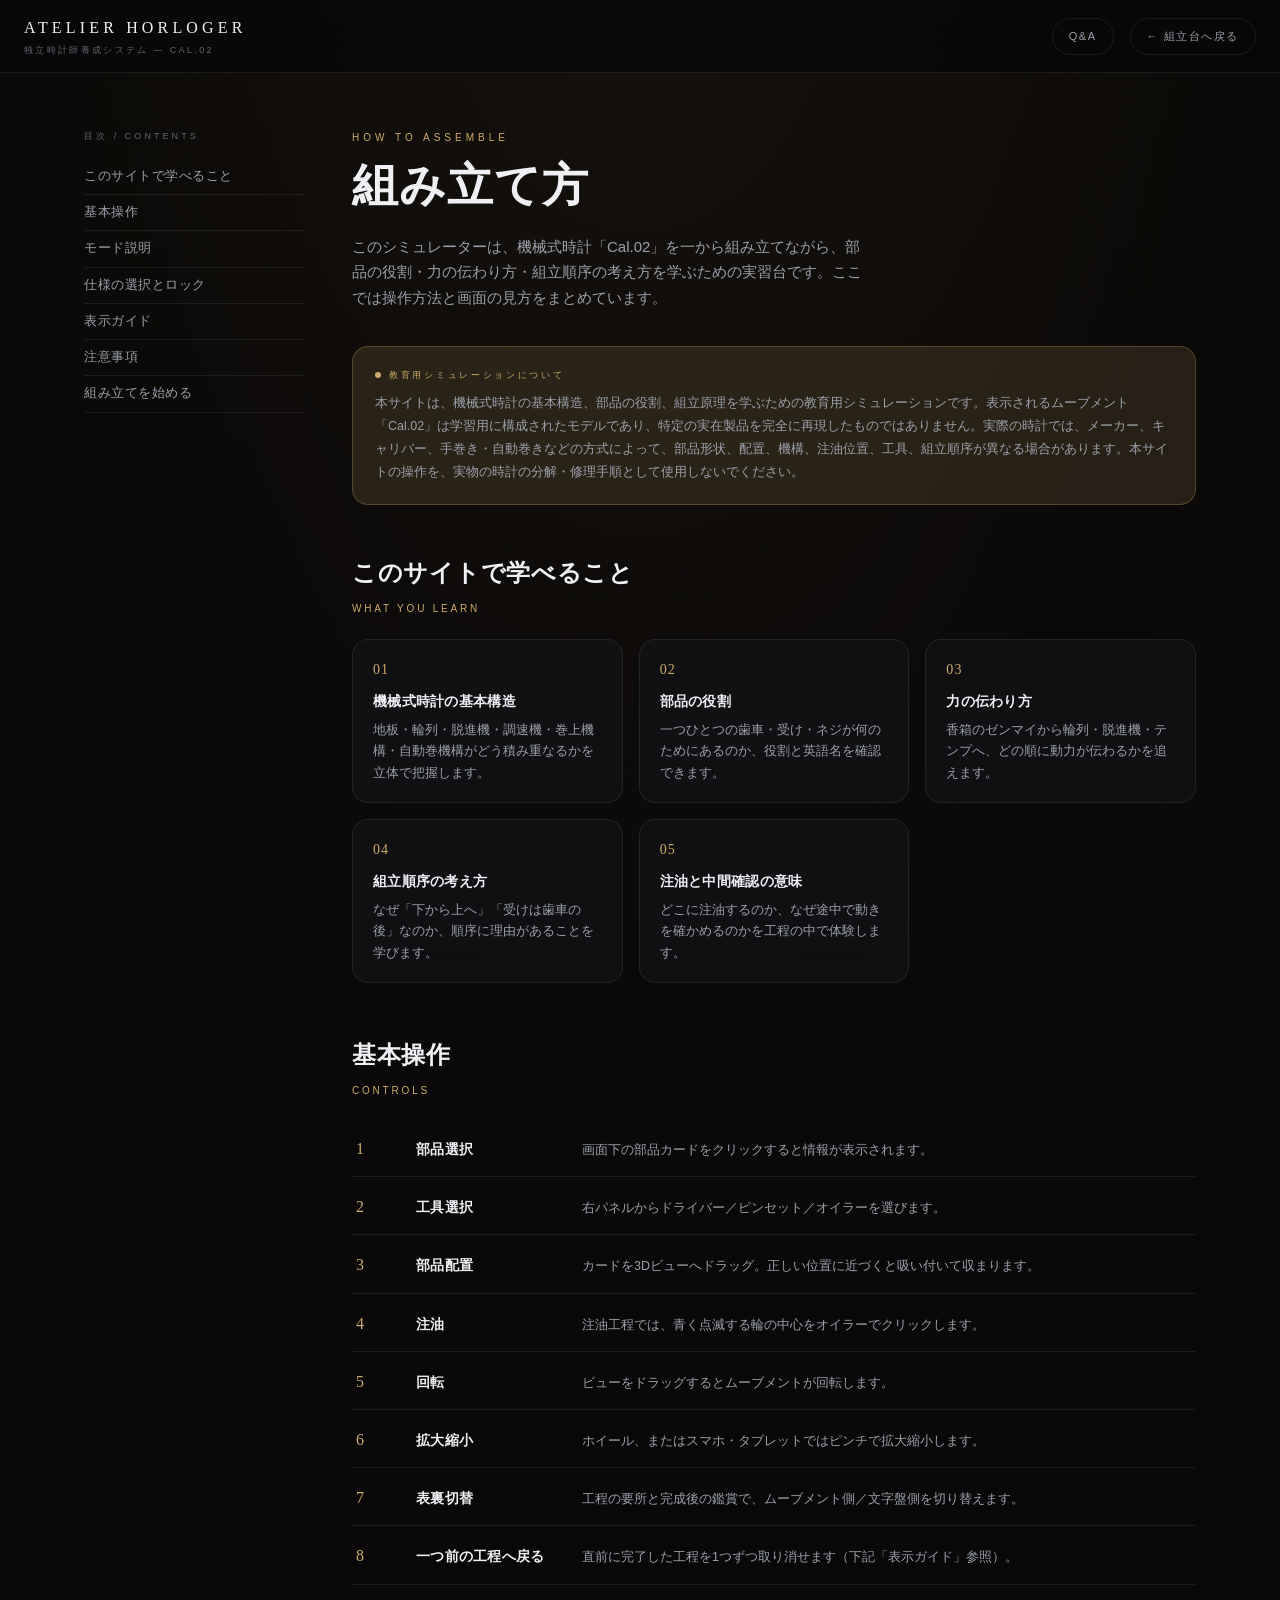
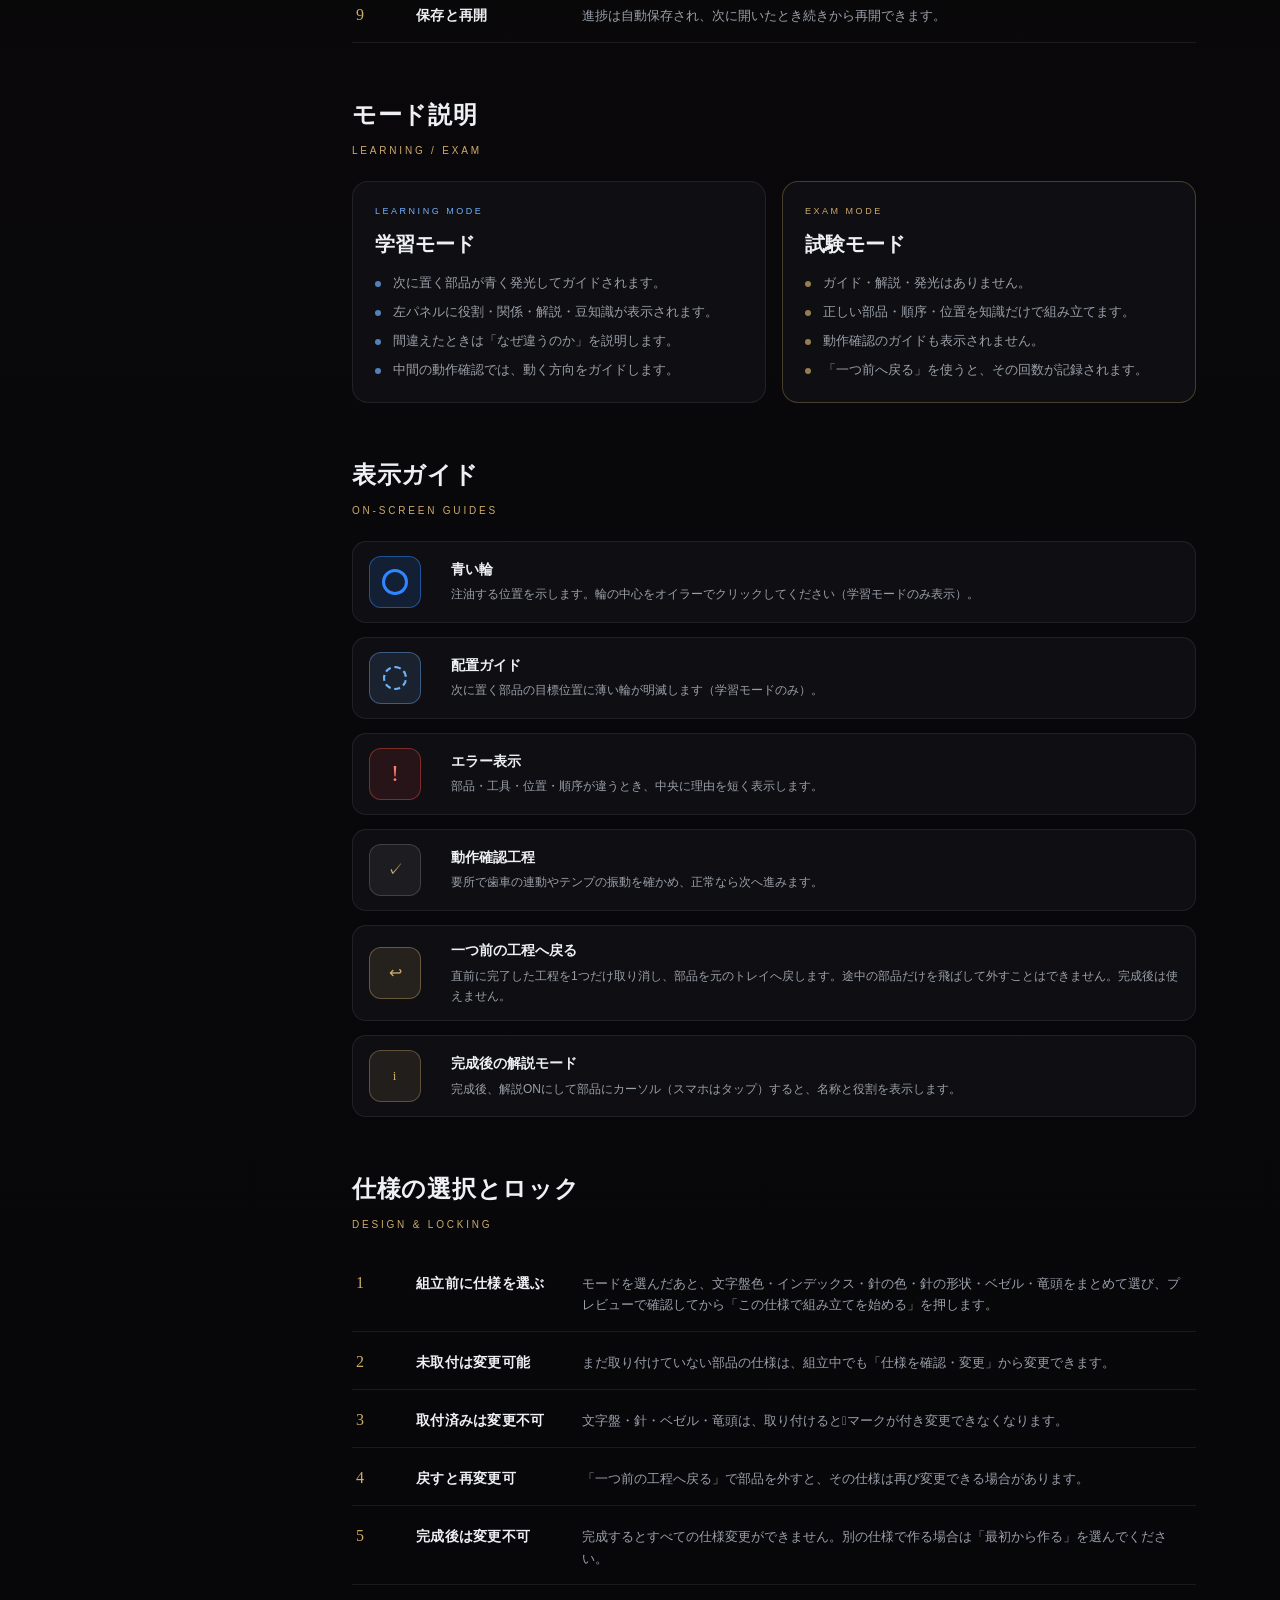
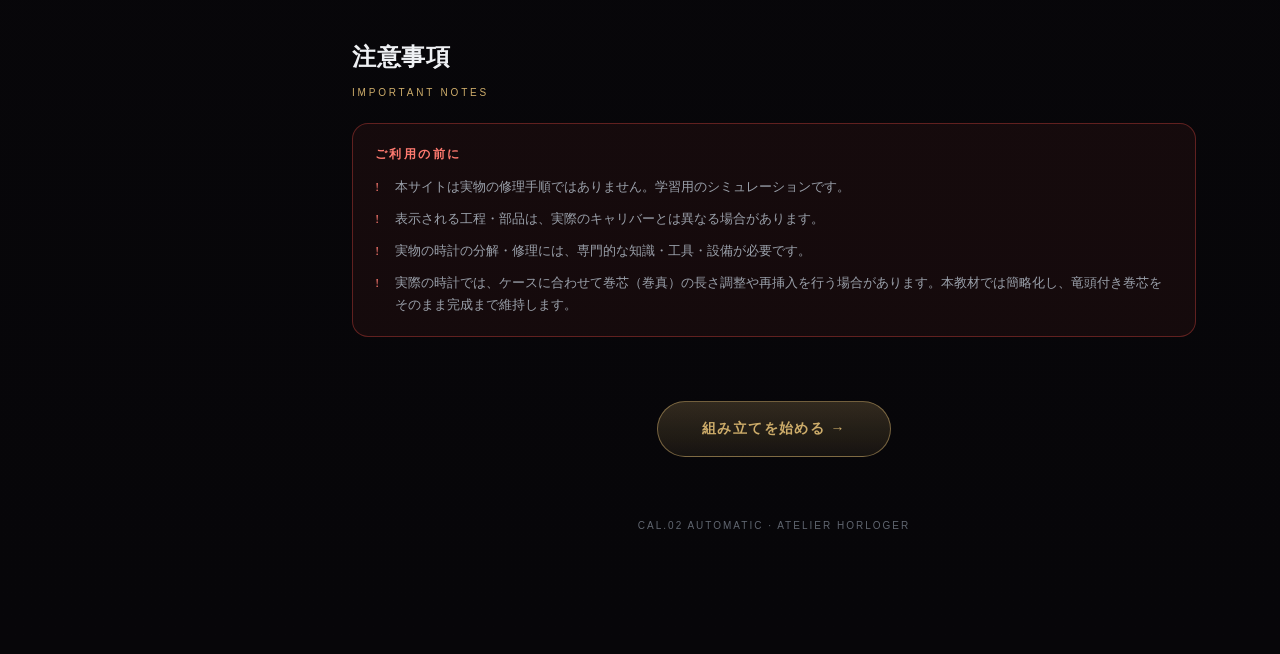
<file: guide.html>
<!DOCTYPE html>
<html lang="ja">
<head>
<meta charset="UTF-8">
<meta name="viewport" content="width=device-width, initial-scale=1.0">
<title>組み立て方 — 独立時計師養成システム Cal.02</title>
<meta name="description" content="機械式時計組立シミュレーターの学べること・基本操作・モード・表示ガイド・注意事項">
<style>
  :root{
    --bg:#0a0806; --panel:rgba(20,21,26,0.6); --line:rgba(255,255,255,0.08);
    --line-strong:rgba(255,255,255,0.16); --text:#eef0f3; --text-dim:#9aa0aa;
    --text-faint:#606670; --accent:#6fb2ff; --gold:#cdac6a; --gold-soft:rgba(205,172,106,0.14);
    --font-ui:-apple-system,BlinkMacSystemFont,"Helvetica Neue","Hiragino Sans","Yu Gothic UI","Noto Sans JP",sans-serif;
    --font-display:"Didot","Bodoni 72","Bodoni MT","Hiragino Mincho ProN",Georgia,serif;
    --font-mono:"SF Mono",ui-monospace,Menlo,Consolas,monospace;
    --ease:cubic-bezier(0.22,1,0.36,1);
  }
  *{margin:0;padding:0;box-sizing:border-box;}
  html{scroll-behavior:smooth;}
  body{
    background:#0a0806;
    background-image:radial-gradient(ellipse 80% 60% at 50% -10%,rgba(205,172,106,0.06),transparent 60%),
      linear-gradient(180deg,#0c0a08,#08070a 60%,#070609);
    color:var(--text); font-family:var(--font-ui); -webkit-font-smoothing:antialiased;
    line-height:1.7; padding-bottom:120px;
  }
  a{color:inherit;}
  /* ---- ヘッダー ---- */
  header.top{
    position:sticky; top:0; z-index:30;
    display:flex; align-items:center; gap:16px; padding:14px 24px;
    background:rgba(7,7,9,0.72); -webkit-backdrop-filter:blur(22px) saturate(140%);
    backdrop-filter:blur(22px) saturate(140%); border-bottom:1px solid var(--line);
  }
  .brand-name{font-family:var(--font-display); font-size:16px; letter-spacing:0.26em;}
  .brand-sub{font-size:9px; letter-spacing:0.26em; color:var(--text-faint); text-transform:uppercase; margin-top:2px;}
  .top .spacer{flex:1;}
  .backlink{
    font-size:11px; letter-spacing:0.14em; color:var(--text-dim); text-decoration:none;
    padding:8px 16px; border:1px solid var(--line); border-radius:999px; transition:all .3s var(--ease); white-space:nowrap;
  }
  .backlink:hover{color:var(--text); border-color:var(--line-strong);}
  /* ---- レイアウト ---- */
  .wrap{max-width:1160px; margin:0 auto; padding:0 24px; display:grid; grid-template-columns:220px 1fr; gap:48px; margin-top:56px;}
  /* 目次 */
  nav.toc{position:sticky; top:96px; align-self:start; font-size:12.5px;}
  nav.toc .toc-h{font-size:9px; letter-spacing:0.34em; text-transform:uppercase; color:var(--text-faint); margin-bottom:14px;}
  nav.toc a{display:block; color:var(--text-dim); text-decoration:none; padding:7px 0; border-bottom:1px solid var(--line); letter-spacing:0.04em; transition:color .25s var(--ease);}
  nav.toc a:hover{color:var(--gold);}
  main{min-width:0;}
  /* タイトル */
  .page-kicker{font-size:10px; letter-spacing:0.4em; text-transform:uppercase; color:var(--gold);}
  h1.page-title{font-family:var(--font-display); font-size:clamp(30px,5vw,46px); letter-spacing:0.02em; line-height:1.2; margin:12px 0 20px;}
  .lede{font-size:15px; color:var(--text-dim); max-width:62ch; margin-bottom:36px;}
  /* 注記 */
  .edu-note{
    background:var(--gold-soft); border:1px solid rgba(205,172,106,0.28); border-radius:16px;
    padding:20px 22px; margin:0 0 48px; font-size:12.5px; line-height:1.85; color:var(--text-dim);
  }
  .edu-note .en-h{font-size:9px; letter-spacing:0.3em; text-transform:uppercase; color:var(--gold); margin-bottom:8px; display:flex; align-items:center; gap:8px;}
  .edu-note .en-h::before{content:""; width:6px; height:6px; border-radius:50%; background:var(--gold);}
  /* セクション */
  section.blk{margin:0 0 52px; scroll-margin-top:90px;}
  section.blk > h2{font-family:var(--font-display); font-size:24px; letter-spacing:0.03em; margin-bottom:6px;}
  section.blk > .h2-en{font-size:10px; letter-spacing:0.28em; text-transform:uppercase; color:var(--gold); margin-bottom:22px;}
  /* カードグリッド */
  .cards{display:grid; grid-template-columns:repeat(auto-fill,minmax(230px,1fr)); gap:16px;}
  .card{background:var(--panel); border:1px solid var(--line); border-radius:16px; padding:18px 20px; -webkit-backdrop-filter:blur(20px); backdrop-filter:blur(20px);}
  .card .num{font-family:var(--font-display); font-size:14px; color:var(--gold); letter-spacing:0.08em;}
  .card h3{font-size:14px; margin:8px 0 6px; letter-spacing:0.02em;}
  .card p{font-size:12.5px; color:var(--text-dim); line-height:1.72;}
  /* ステップ列 */
  .steps{display:flex; flex-direction:column; gap:2px;}
  .step{display:grid; grid-template-columns:44px 150px 1fr; gap:16px; align-items:baseline; padding:14px 4px; border-bottom:1px solid var(--line);}
  .step .s-n{font-family:var(--font-display); font-size:16px; color:var(--gold);}
  .step .s-name{font-size:13.5px; font-weight:600; letter-spacing:0.02em;}
  .step .s-desc{font-size:12.5px; color:var(--text-dim);}
  /* モード比較 */
  .modes{display:grid; grid-template-columns:1fr 1fr; gap:16px;}
  .mode{background:var(--panel); border:1px solid var(--line); border-radius:16px; padding:22px;}
  .mode.exam{border-color:rgba(205,172,106,0.3);}
  .mode .m-tag{font-size:9px; letter-spacing:0.28em; text-transform:uppercase; color:var(--accent);}
  .mode.exam .m-tag{color:var(--gold);}
  .mode h3{font-family:var(--font-display); font-size:20px; margin:8px 0 12px;}
  .mode ul{list-style:none; display:flex; flex-direction:column; gap:9px;}
  .mode li{font-size:12.5px; color:var(--text-dim); padding-left:18px; position:relative; line-height:1.6;}
  .mode li::before{content:""; position:absolute; left:0; top:8px; width:6px; height:6px; border-radius:50%; background:var(--accent); opacity:.7;}
  .mode.exam li::before{background:var(--gold);}
  /* 表示ガイド */
  .guides{display:flex; flex-direction:column; gap:14px;}
  .guide-row{display:grid; grid-template-columns:64px 1fr; gap:18px; align-items:center; padding:14px 16px; background:var(--panel); border:1px solid var(--line); border-radius:14px;}
  .swatch{width:52px; height:52px; border-radius:12px; display:flex; align-items:center; justify-content:center;}
  .g-title{font-size:13.5px; font-weight:600; margin-bottom:3px;}
  .g-desc{font-size:12px; color:var(--text-dim);}
  /* 注意 */
  .warn{border:1px solid rgba(255,82,71,0.32); background:rgba(255,82,71,0.06); border-radius:16px; padding:20px 22px;}
  .warn h3{font-size:12px; letter-spacing:0.2em; text-transform:uppercase; color:#ff7a70; margin-bottom:12px;}
  .warn ul{list-style:none; display:flex; flex-direction:column; gap:10px;}
  .warn li{font-size:13px; color:var(--text-dim); padding-left:20px; position:relative;}
  .warn li::before{content:"!"; position:absolute; left:0; top:0; color:#ff7a70; font-family:var(--font-display);}
  /* CTA */
  .cta-wrap{text-align:center; margin-top:64px;}
  .cta{
    display:inline-block; text-decoration:none;
    border:1px solid rgba(205,172,106,0.5);
    background:linear-gradient(180deg,rgba(205,172,106,0.22),rgba(205,172,106,0.08));
    color:var(--gold); font-size:14px; font-weight:600; letter-spacing:0.1em;
    padding:15px 44px; border-radius:999px; transition:all .35s var(--ease);
  }
  .cta:hover{background:linear-gradient(180deg,rgba(205,172,106,0.34),rgba(205,172,106,0.16)); box-shadow:0 0 30px rgba(205,172,106,0.28);}
  footer.foot{text-align:center; margin-top:60px; font-size:10px; letter-spacing:0.2em; color:var(--text-faint);}
  @media(max-width:820px){
    .wrap{grid-template-columns:1fr; gap:0; margin-top:36px;}
    nav.toc{display:none;}
    .modes{grid-template-columns:1fr;}
    .step{grid-template-columns:36px 1fr; }
    .step .s-desc{grid-column:1/-1; }
  }
</style>
</head>
<body>

<header class="top">
  <div>
    <div class="brand-name">ATELIER HORLOGER</div>
    <div class="brand-sub">独立時計師養成システム — Cal.02</div>
  </div>
  <div class="spacer"></div>
  <a class="backlink" href="qa.html">Q&amp;A</a>
  <a class="backlink" href="index.html">← 組立台へ戻る</a>
</header>

<div class="wrap">
  <nav class="toc">
    <div class="toc-h">目次 / Contents</div>
    <a href="#learn">このサイトで学べること</a>
    <a href="#basic">基本操作</a>
    <a href="#modes">モード説明</a>
    <a href="#spec">仕様の選択とロック</a>
    <a href="#guides">表示ガイド</a>
    <a href="#notes">注意事項</a>
    <a href="#start">組み立てを始める</a>
  </nav>

  <main>
    <div class="page-kicker">How to Assemble</div>
    <h1 class="page-title">組み立て方</h1>
    <p class="lede">このシミュレーターは、機械式時計「Cal.02」を一から組み立てながら、部品の役割・力の伝わり方・組立順序の考え方を学ぶための実習台です。ここでは操作方法と画面の見方をまとめています。</p>

    <div class="edu-note">
      <div class="en-h">教育用シミュレーションについて</div>
      本サイトは、機械式時計の基本構造、部品の役割、組立原理を学ぶための教育用シミュレーションです。表示されるムーブメント「Cal.02」は学習用に構成されたモデルであり、特定の実在製品を完全に再現したものではありません。実際の時計では、メーカー、キャリバー、手巻き・自動巻きなどの方式によって、部品形状、配置、機構、注油位置、工具、組立順序が異なる場合があります。本サイトの操作を、実物の時計の分解・修理手順として使用しないでください。
    </div>

    <section class="blk" id="learn">
      <h2>このサイトで学べること</h2>
      <div class="h2-en">What You Learn</div>
      <div class="cards">
        <div class="card"><div class="num">01</div><h3>機械式時計の基本構造</h3><p>地板・輪列・脱進機・調速機・巻上機構・自動巻機構がどう積み重なるかを立体で把握します。</p></div>
        <div class="card"><div class="num">02</div><h3>部品の役割</h3><p>一つひとつの歯車・受け・ネジが何のためにあるのか、役割と英語名を確認できます。</p></div>
        <div class="card"><div class="num">03</div><h3>力の伝わり方</h3><p>香箱のゼンマイから輪列・脱進機・テンプへ、どの順に動力が伝わるかを追えます。</p></div>
        <div class="card"><div class="num">04</div><h3>組立順序の考え方</h3><p>なぜ「下から上へ」「受けは歯車の後」なのか、順序に理由があることを学びます。</p></div>
        <div class="card"><div class="num">05</div><h3>注油と中間確認の意味</h3><p>どこに注油するのか、なぜ途中で動きを確かめるのかを工程の中で体験します。</p></div>
      </div>
    </section>

    <section class="blk" id="basic">
      <h2>基本操作</h2>
      <div class="h2-en">Controls</div>
      <div class="steps">
        <div class="step"><span class="s-n">1</span><span class="s-name">部品選択</span><span class="s-desc">画面下の部品カードをクリックすると情報が表示されます。</span></div>
        <div class="step"><span class="s-n">2</span><span class="s-name">工具選択</span><span class="s-desc">右パネルからドライバー／ピンセット／オイラーを選びます。</span></div>
        <div class="step"><span class="s-n">3</span><span class="s-name">部品配置</span><span class="s-desc">カードを3Dビューへドラッグ。正しい位置に近づくと吸い付いて収まります。</span></div>
        <div class="step"><span class="s-n">4</span><span class="s-name">注油</span><span class="s-desc">注油工程では、青く点滅する輪の中心をオイラーでクリックします。</span></div>
        <div class="step"><span class="s-n">5</span><span class="s-name">回転</span><span class="s-desc">ビューをドラッグするとムーブメントが回転します。</span></div>
        <div class="step"><span class="s-n">6</span><span class="s-name">拡大縮小</span><span class="s-desc">ホイール、またはスマホ・タブレットではピンチで拡大縮小します。</span></div>
        <div class="step"><span class="s-n">7</span><span class="s-name">表裏切替</span><span class="s-desc">工程の要所と完成後の鑑賞で、ムーブメント側／文字盤側を切り替えます。</span></div>
        <div class="step"><span class="s-n">8</span><span class="s-name">一つ前の工程へ戻る</span><span class="s-desc">直前に完了した工程を1つずつ取り消せます（下記「表示ガイド」参照）。</span></div>
        <div class="step"><span class="s-n">9</span><span class="s-name">保存と再開</span><span class="s-desc">進捗は自動保存され、次に開いたとき続きから再開できます。</span></div>
      </div>
    </section>

    <section class="blk" id="modes">
      <h2>モード説明</h2>
      <div class="h2-en">Learning / Exam</div>
      <div class="modes">
        <div class="mode">
          <div class="m-tag">Learning Mode</div>
          <h3>学習モード</h3>
          <ul>
            <li>次に置く部品が青く発光してガイドされます。</li>
            <li>左パネルに役割・関係・解説・豆知識が表示されます。</li>
            <li>間違えたときは「なぜ違うのか」を説明します。</li>
            <li>中間の動作確認では、動く方向をガイドします。</li>
          </ul>
        </div>
        <div class="mode exam">
          <div class="m-tag">Exam Mode</div>
          <h3>試験モード</h3>
          <ul>
            <li>ガイド・解説・発光はありません。</li>
            <li>正しい部品・順序・位置を知識だけで組み立てます。</li>
            <li>動作確認のガイドも表示されません。</li>
            <li>「一つ前へ戻る」を使うと、その回数が記録されます。</li>
          </ul>
        </div>
      </div>
    </section>

    <section class="blk" id="guides">
      <h2>表示ガイド</h2>
      <div class="h2-en">On-Screen Guides</div>
      <div class="guides">
        <div class="guide-row"><div class="swatch" style="background:rgba(47,134,255,0.14);border:1px solid rgba(47,134,255,0.5);"><span style="width:26px;height:26px;border-radius:50%;border:3px solid #2f86ff;"></span></div><div><div class="g-title">青い輪</div><div class="g-desc">注油する位置を示します。輪の中心をオイラーでクリックしてください（学習モードのみ表示）。</div></div></div>
        <div class="guide-row"><div class="swatch" style="background:rgba(111,178,255,0.12);border:1px solid rgba(111,178,255,0.4);"><span style="width:24px;height:24px;border-radius:50%;border:2px dashed #6fb2ff;"></span></div><div><div class="g-title">配置ガイド</div><div class="g-desc">次に置く部品の目標位置に薄い輪が明滅します（学習モードのみ）。</div></div></div>
        <div class="guide-row"><div class="swatch" style="background:rgba(255,82,71,0.1);border:1px solid rgba(255,82,71,0.4);color:#ff7a70;font-family:var(--font-display);font-size:24px;">!</div><div><div class="g-title">エラー表示</div><div class="g-desc">部品・工具・位置・順序が違うとき、中央に理由を短く表示します。</div></div></div>
        <div class="guide-row"><div class="swatch" style="background:rgba(255,255,255,0.06);border:1px solid var(--line-strong);color:var(--gold);font-family:var(--font-display);">✓</div><div><div class="g-title">動作確認工程</div><div class="g-desc">要所で歯車の連動やテンプの振動を確かめ、正常なら次へ進みます。</div></div></div>
        <div class="guide-row"><div class="swatch" style="background:rgba(205,172,106,0.12);border:1px solid rgba(205,172,106,0.4);color:var(--gold);font-family:var(--font-display);">↩</div><div><div class="g-title">一つ前の工程へ戻る</div><div class="g-desc">直前に完了した工程を1つだけ取り消し、部品を元のトレイへ戻します。途中の部品だけを飛ばして外すことはできません。完成後は使えません。</div></div></div>
        <div class="guide-row"><div class="swatch" style="background:rgba(205,172,106,0.1);border:1px solid rgba(205,172,106,0.36);color:var(--gold);font-family:var(--font-display);font-size:13px;letter-spacing:0.06em;">i</div><div><div class="g-title">完成後の解説モード</div><div class="g-desc">完成後、解説ONにして部品にカーソル（スマホはタップ）すると、名称と役割を表示します。</div></div></div>
      </div>
    </section>

    <section class="blk" id="spec">
      <h2>仕様の選択とロック</h2>
      <div class="h2-en">Design &amp; Locking</div>
      <div class="steps">
        <div class="step"><span class="s-n">1</span><span class="s-name">組立前に仕様を選ぶ</span><span class="s-desc">モードを選んだあと、文字盤色・インデックス・針の色・針の形状・ベゼル・竜頭をまとめて選び、プレビューで確認してから「この仕様で組み立てを始める」を押します。</span></div>
        <div class="step"><span class="s-n">2</span><span class="s-name">未取付は変更可能</span><span class="s-desc">まだ取り付けていない部品の仕様は、組立中でも「仕様を確認・変更」から変更できます。</span></div>
        <div class="step"><span class="s-n">3</span><span class="s-name">取付済みは変更不可</span><span class="s-desc">文字盤・針・ベゼル・竜頭は、取り付けるとマークが付き変更できなくなります。</span></div>
        <div class="step"><span class="s-n">4</span><span class="s-name">戻すと再変更可</span><span class="s-desc">「一つ前の工程へ戻る」で部品を外すと、その仕様は再び変更できる場合があります。</span></div>
        <div class="step"><span class="s-n">5</span><span class="s-name">完成後は変更不可</span><span class="s-desc">完成するとすべての仕様変更ができません。別の仕様で作る場合は「最初から作る」を選んでください。</span></div>
      </div>
    </section>

    <section class="blk" id="notes">
      <h2>注意事項</h2>
      <div class="h2-en">Important Notes</div>
      <div class="warn">
        <h3>ご利用の前に</h3>
        <ul>
          <li>本サイトは実物の修理手順ではありません。学習用のシミュレーションです。</li>
          <li>表示される工程・部品は、実際のキャリバーとは異なる場合があります。</li>
          <li>実物の時計の分解・修理には、専門的な知識・工具・設備が必要です。</li>
          <li>実際の時計では、ケースに合わせて巻芯（巻真）の長さ調整や再挿入を行う場合があります。本教材では簡略化し、竜頭付き巻芯をそのまま完成まで維持します。</li>
        </ul>
      </div>
    </section>

    <div class="cta-wrap" id="start">
      <a class="cta" href="index.html">組み立てを始める →</a>
    </div>
    <footer class="foot">CAL.02 AUTOMATIC · ATELIER HORLOGER</footer>
  </main>
</div>

</body>
</html>
</file>
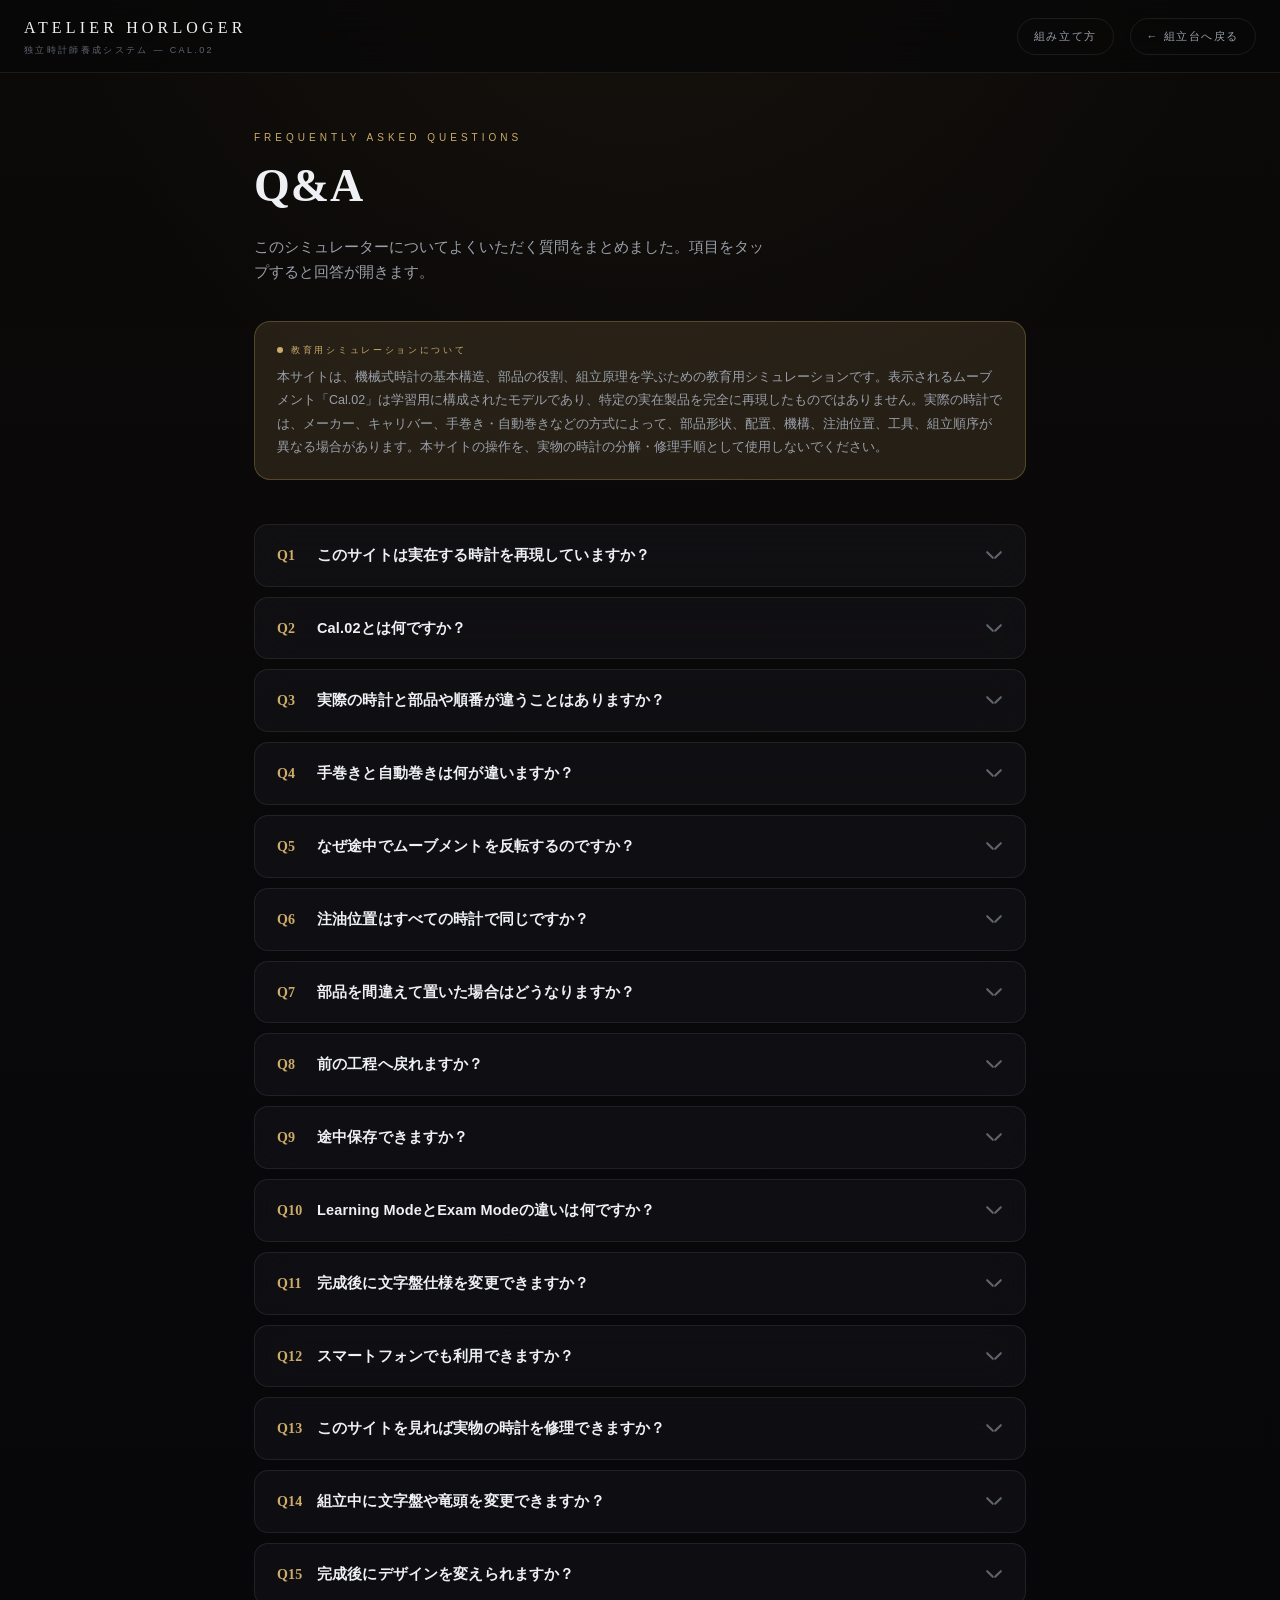
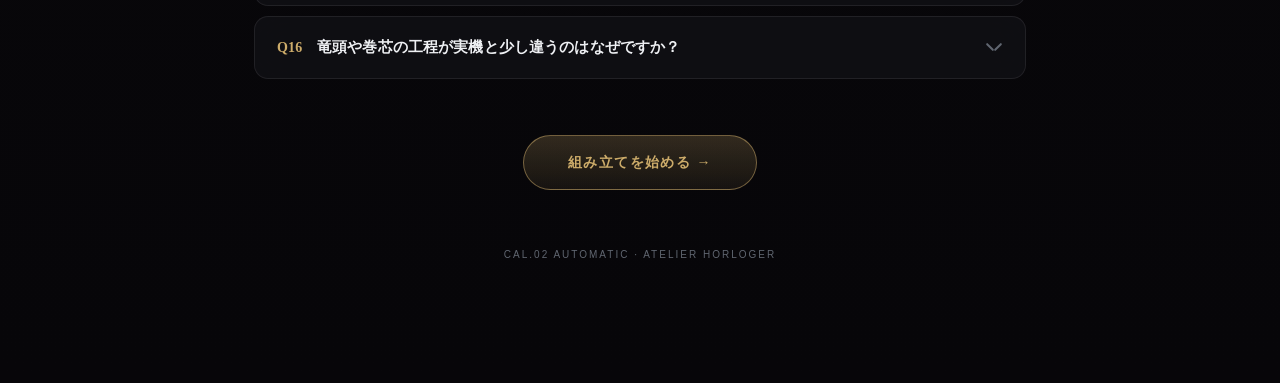
<file: qa.html>
<!DOCTYPE html>
<html lang="ja">
<head>
<meta charset="UTF-8">
<meta name="viewport" content="width=device-width, initial-scale=1.0">
<title>Q&amp;A — 独立時計師養成システム Cal.02</title>
<meta name="description" content="独立時計師養成システム Cal.02 のよくある質問">
<style>
  :root{
    --bg:#0a0806; --panel:rgba(20,21,26,0.6); --line:rgba(255,255,255,0.08);
    --line-strong:rgba(255,255,255,0.16); --text:#eef0f3; --text-dim:#9aa0aa;
    --text-faint:#606670; --accent:#6fb2ff; --gold:#cdac6a; --gold-soft:rgba(205,172,106,0.14);
    --font-ui:-apple-system,BlinkMacSystemFont,"Helvetica Neue","Hiragino Sans","Yu Gothic UI","Noto Sans JP",sans-serif;
    --font-display:"Didot","Bodoni 72","Bodoni MT","Hiragino Mincho ProN",Georgia,serif;
    --ease:cubic-bezier(0.22,1,0.36,1);
  }
  *{margin:0;padding:0;box-sizing:border-box;}
  html{scroll-behavior:smooth;}
  body{
    background:#0a0806;
    background-image:radial-gradient(ellipse 80% 60% at 50% -10%,rgba(205,172,106,0.06),transparent 60%),
      linear-gradient(180deg,#0c0a08,#08070a 60%,#070609);
    color:var(--text); font-family:var(--font-ui); -webkit-font-smoothing:antialiased;
    line-height:1.7; padding-bottom:120px;
  }
  header.top{
    position:sticky; top:0; z-index:30;
    display:flex; align-items:center; gap:16px; padding:14px 24px;
    background:rgba(7,7,9,0.72); -webkit-backdrop-filter:blur(22px) saturate(140%);
    backdrop-filter:blur(22px) saturate(140%); border-bottom:1px solid var(--line);
  }
  .brand-name{font-family:var(--font-display); font-size:16px; letter-spacing:0.26em;}
  .brand-sub{font-size:9px; letter-spacing:0.26em; color:var(--text-faint); text-transform:uppercase; margin-top:2px;}
  .top .spacer{flex:1;}
  .backlink{font-size:11px; letter-spacing:0.14em; color:var(--text-dim); text-decoration:none; padding:8px 16px; border:1px solid var(--line); border-radius:999px; transition:all .3s var(--ease); white-space:nowrap;}
  .backlink:hover{color:var(--text); border-color:var(--line-strong);}
  .wrap{max-width:820px; margin:56px auto 0; padding:0 24px;}
  .page-kicker{font-size:10px; letter-spacing:0.4em; text-transform:uppercase; color:var(--gold);}
  h1.page-title{font-family:var(--font-display); font-size:clamp(30px,5vw,46px); letter-spacing:0.02em; line-height:1.2; margin:12px 0 20px;}
  .lede{font-size:15px; color:var(--text-dim); max-width:62ch; margin-bottom:36px;}
  .edu-note{background:var(--gold-soft); border:1px solid rgba(205,172,106,0.28); border-radius:16px; padding:20px 22px; margin:0 0 44px; font-size:12.5px; line-height:1.85; color:var(--text-dim);}
  .edu-note .en-h{font-size:9px; letter-spacing:0.3em; text-transform:uppercase; color:var(--gold); margin-bottom:8px; display:flex; align-items:center; gap:8px;}
  .edu-note .en-h::before{content:""; width:6px; height:6px; border-radius:50%; background:var(--gold);}
  /* アコーディオン */
  .qa{display:flex; flex-direction:column; gap:10px;}
  details{background:var(--panel); border:1px solid var(--line); border-radius:14px; overflow:hidden; -webkit-backdrop-filter:blur(20px); backdrop-filter:blur(20px); transition:border-color .3s var(--ease);}
  details[open]{border-color:var(--line-strong);}
  summary{list-style:none; cursor:pointer; padding:18px 22px; display:flex; align-items:flex-start; gap:14px; font-size:14.5px; font-weight:600; letter-spacing:0.01em; color:var(--text);}
  summary::-webkit-details-marker{display:none;}
  summary .qn{font-family:var(--font-display); font-size:14px; color:var(--gold); flex:none; min-width:26px; padding-top:1px;}
  summary .qt{flex:1;}
  summary .chev{flex:none; width:18px; height:18px; position:relative; margin-top:3px; transition:transform .3s var(--ease);}
  summary .chev::before,summary .chev::after{content:""; position:absolute; top:8px; width:10px; height:2px; background:var(--text-faint); border-radius:1px;}
  summary .chev::before{left:0; transform:rotate(45deg);}
  summary .chev::after{right:0; transform:rotate(-45deg);}
  details[open] summary .chev{transform:rotate(180deg);}
  .ans{padding:0 22px 20px 62px; font-size:13px; line-height:1.85; color:var(--text-dim);}
  .ans .term{color:var(--gold); font-style:normal;}
  .cta-wrap{text-align:center; margin-top:56px;}
  .cta{display:inline-block; text-decoration:none; border:1px solid rgba(205,172,106,0.5); background:linear-gradient(180deg,rgba(205,172,106,0.22),rgba(205,172,106,0.08)); color:var(--gold); font-size:14px; font-weight:600; letter-spacing:0.1em; padding:15px 44px; border-radius:999px; transition:all .35s var(--ease);}
  .cta:hover{background:linear-gradient(180deg,rgba(205,172,106,0.34),rgba(205,172,106,0.16)); box-shadow:0 0 30px rgba(205,172,106,0.28);}
  footer.foot{text-align:center; margin-top:56px; font-size:10px; letter-spacing:0.2em; color:var(--text-faint);}
  @media(max-width:560px){ .ans{padding-left:22px;} summary{font-size:13.5px;} }
</style>
</head>
<body>

<header class="top">
  <div>
    <div class="brand-name">ATELIER HORLOGER</div>
    <div class="brand-sub">独立時計師養成システム — Cal.02</div>
  </div>
  <div class="spacer"></div>
  <a class="backlink" href="guide.html">組み立て方</a>
  <a class="backlink" href="index.html">← 組立台へ戻る</a>
</header>

<div class="wrap">
  <div class="page-kicker">Frequently Asked Questions</div>
  <h1 class="page-title">Q&amp;A</h1>
  <p class="lede">このシミュレーターについてよくいただく質問をまとめました。項目をタップすると回答が開きます。</p>

  <div class="edu-note">
    <div class="en-h">教育用シミュレーションについて</div>
    本サイトは、機械式時計の基本構造、部品の役割、組立原理を学ぶための教育用シミュレーションです。表示されるムーブメント「Cal.02」は学習用に構成されたモデルであり、特定の実在製品を完全に再現したものではありません。実際の時計では、メーカー、キャリバー、手巻き・自動巻きなどの方式によって、部品形状、配置、機構、注油位置、工具、組立順序が異なる場合があります。本サイトの操作を、実物の時計の分解・修理手順として使用しないでください。
  </div>

  <div class="qa">
    <details><summary><span class="qn">Q1</span><span class="qt">このサイトは実在する時計を再現していますか？</span><span class="chev"></span></summary>
      <div class="ans">いいえ。特定の実在製品を完全に再現したものではありません。機械式時計に共通する基本構造をもとに、学習しやすいように構成した独自のモデル「Cal.02」を組み立てています。</div></details>

    <details><summary><span class="qn">Q2</span><span class="qt">Cal.02とは何ですか？</span><span class="chev"></span></summary>
      <div class="ans">このサイトのために用意した学習用の自動巻ムーブメント（機械式時計の中身）です。<span class="term">キャリバー</span>とは、ムーブメントの型式を指す言葉です。Cal.02は実在の製品名ではなく、教材上の呼び名です。</div></details>

    <details><summary><span class="qn">Q3</span><span class="qt">実際の時計と部品や順番が違うことはありますか？</span><span class="chev"></span></summary>
      <div class="ans">あります。メーカーやキャリバー、手巻き・自動巻きなどの方式によって、部品形状・配置・機構・注油位置・工具・組立順序は異なります。本サイトの順序は学習用に整理したもので、あらゆる時計に共通する唯一の正解ではありません。</div></details>

    <details><summary><span class="qn">Q4</span><span class="qt">手巻きと自動巻きは何が違いますか？</span><span class="chev"></span></summary>
      <div class="ans"><span class="term">手巻き</span>は竜頭（りゅうず）を指で回してゼンマイを巻きます。<span class="term">自動巻き</span>は腕の動きで<span class="term">ローター（回転錘）</span>が回り、その動きを歯車でゼンマイの巻き上げに変えます。Cal.02は自動巻きなので、切換車・減速車・ローターといった自動巻き用の部品が加わります。</div></details>

    <details><summary><span class="qn">Q5</span><span class="qt">なぜ途中でムーブメントを反転するのですか？</span><span class="chev"></span></summary>
      <div class="ans">機械式時計は、機械側（裏）と文字盤側（表）の両面に部品を組みます。片面の組立が終わったら、反対の面を作業するために向きを変えます。実際の作業でも、面を変えるたびにムーブメントを反転させます。</div></details>

    <details><summary><span class="qn">Q6</span><span class="qt">注油位置はすべての時計で同じですか？</span><span class="chev"></span></summary>
      <div class="ans">いいえ。注油する場所・油の種類・量は、時計ごとに決められています。本サイトでは代表的な軸受（<span class="term">ルビーの穴石</span>）への注油を学習用に示しています。実物では専用のオイルと基準に従う必要があります。</div></details>

    <details><summary><span class="qn">Q7</span><span class="qt">部品を間違えて置いた場合はどうなりますか？</span><span class="chev"></span></summary>
      <div class="ans">正しい位置に近づかないと部品は収まりません。学習モードでは「なぜ違うのか」を短く説明します。試験モードではガイドは出ませんが、間違った配置は成立しません。</div></details>

    <details><summary><span class="qn">Q8</span><span class="qt">前の工程へ戻れますか？</span><span class="chev"></span></summary>
      <div class="ans">はい。「一つ前の工程へ戻る」で、直前に完了した工程を1つずつ取り消せます。好きな部品だけを飛ばして外すことはできず、上に載っている部品を残したまま下の部品を外すこともできません。完成後は使えないため、その場合は「最初から作る」をお使いください。</div></details>

    <details><summary><span class="qn">Q9</span><span class="qt">途中保存できますか？</span><span class="chev"></span></summary>
      <div class="ans">進捗は自動で保存されます。ブラウザを閉じても、次に同じ端末・同じブラウザで開けば続きから再開できます。「RESET」または「最初から作る」で初期状態に戻せます。</div></details>

    <details><summary><span class="qn">Q10</span><span class="qt">Learning ModeとExam Modeの違いは何ですか？</span><span class="chev"></span></summary>
      <div class="ans"><span class="term">Learning Mode（学習モード）</span>はガイド・解説つきで学びながら組み立てます。<span class="term">Exam Mode（試験モード）</span>はガイド・解説なしで、知識だけで組み立てます。試験モードでは「一つ前へ戻る」を使った回数が記録されます。</div></details>

    <details><summary><span class="qn">Q11</span><span class="qt">完成後に文字盤仕様を変更できますか？</span><span class="chev"></span></summary>
      <div class="ans">文字盤の色・インデックス、針の仕上げ・形状、ベゼルや竜頭の意匠は、それぞれの組立工程の中で選べます。完成後の見た目を変えたい場合は「最初から作る」で作り直すと、仕様を選び直せます。</div></details>

    <details><summary><span class="qn">Q12</span><span class="qt">スマートフォンでも利用できますか？</span><span class="chev"></span></summary>
      <div class="ans">はい。PC・タブレット・スマートフォンに対応しています。スマホ・タブレットでは、部品カードを指でドラッグして配置し、解説はタップで表示します。ピンチで拡大縮小できます。</div></details>

    <details><summary><span class="qn">Q13</span><span class="qt">このサイトを見れば実物の時計を修理できますか？</span><span class="chev"></span></summary>
      <div class="ans">できません。本サイトは基本構造を学ぶための教材です。実物の時計の分解・修理には、専門的な知識・専用工具・設備・清浄な環境が必要です。大切な時計は時計技術者にご相談ください。</div></details>

    <details><summary><span class="qn">Q14</span><span class="qt">組立中に文字盤や竜頭を変更できますか？</span><span class="chev"></span></summary>
      <div class="ans">まだ取り付けていない部品は変更できます。取り付け済みの部品は変更できません。<span class="term">一つ前の工程へ戻る</span>で取り外した場合、再び変更できることがあります。仕様は「仕様を確認・変更」から確認でき、取付済み項目には🔒が付きます。</div></details>

    <details><summary><span class="qn">Q15</span><span class="qt">完成後にデザインを変えられますか？</span><span class="chev"></span></summary>
      <div class="ans">完成後は変更できません。別の仕様で作る場合は「最初から作る」を選択してください。組立を始める前の仕様選択画面で、文字盤・針・ベゼル・竜頭をまとめて選べます。</div></details>

    <details><summary><span class="qn">Q16</span><span class="qt">竜頭や巻芯の工程が実機と少し違うのはなぜですか？</span><span class="chev"></span></summary>
      <div class="ans">本教材ではキーレスワークを ツヅミ車 → キチ車 → 巻芯 → 竜頭 の順に整理しています。<span class="term">実際の時計では、ケースに合わせて巻芯の長さ調整や再挿入を行う場合があります</span>が、本教材では簡略化し、竜頭付き巻芯をそのまま完成まで維持します。</div></details>
  </div>

  <div class="cta-wrap">
    <a class="cta" href="index.html">組み立てを始める →</a>
  </div>
  <footer class="foot">CAL.02 AUTOMATIC · ATELIER HORLOGER</footer>
</div>

</body>
</html>
</file>
